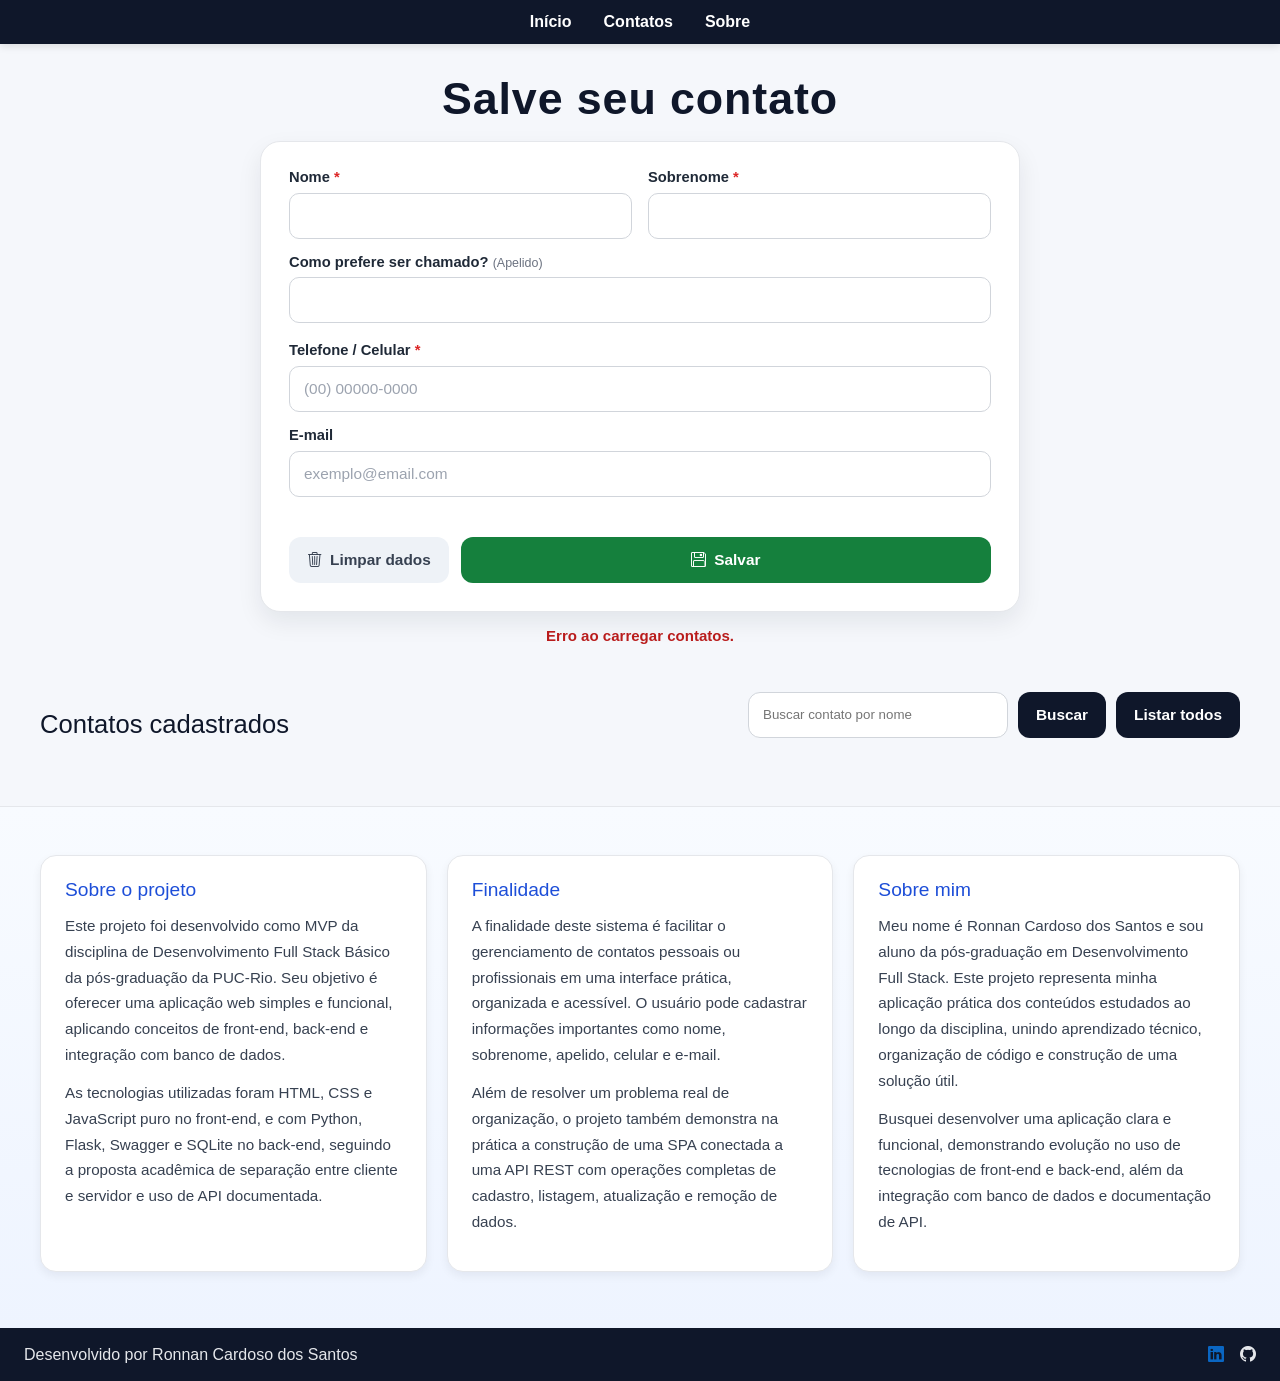
<file: index.html>
<!doctype html>
<html lang="pt-br">
  <head>
    <meta charset="UTF-8" />
    <meta name="viewport" content="width=device-width, initial-scale=1.0" />
    <title>MVP1 - PUCRIO</title>
    <!-- Biblioteca de icones -->
    <link
      rel="stylesheet"
      href="https://cdn.jsdelivr.net/npm/bootstrap-icons@1.11.3/font/bootstrap-icons.css"
      integrity="sha384-tViUnnbYAV00FLIhhi3v/dWt3Jxw4gZQcNoSCxCIFNJVCx7/D55/wXsrNIRANwdD"
      crossorigin="anonymous"
    />
    <!-- Arquivo de estilo -->
    <link rel="stylesheet" href="./src/styles/styles.css" />
  </head>
  <body>
    <!-- Cabeçalho -->
    <header class="cabecalho">
      <nav class="menu-navegacao" aria-label="Navegação principal">
        <ul class="menu-lista">
          <li><a href="#inicio" class="menu-link">Início</a></li>
          <li><a href="#contatos" class="menu-link">Contatos</a></li>
          <li><a href="#sobre" class="menu-link">Sobre</a></li>
        </ul>
      </nav>
    </header>
    <!-- fim do Cabeçalho -->
    <main>
      <!-- inicio container -->
      <div class="container">
        <h1 class="title">Salve seu contato</h1>

        <form id="form-cadastro" class="form-cadastro">
          <!-- Grupo: Identificação -->
          <fieldset class="form-grupo">
            <legend class="sr-only">Dados Pessoais</legend>

            <div class="linha-dupla">
              <div class="campo">
                <label for="Nome"
                  >Nome
                  <span class="obrigatorio" aria-hidden="true">*</span></label
                >
                <input
                  type="text"
                  name="nome"
                  id="nome"
                  required
                  autocomplete="given-name"
                />
              </div>

              <div class="campo">
                <label for="Sobrenome"
                  >Sobrenome
                  <span class="obrigatorio" aria-hidden="true">*</span></label
                >
                <input
                  type="text"
                  name="sobrenome"
                  id="sobrenome"
                  required
                  autocomplete="family-name"
                />
              </div>
            </div>

            <div class="campo">
              <label for="Apelido"
                >Como prefere ser chamado?
                <span class="opcional">(Apelido)</span></label
              >
              <input
                type="text"
                name="apelido"
                id="apelido"
                autocomplete="nickname"
              />
            </div>
          </fieldset>

          <!-- Grupo: Contato -->
          <fieldset class="form-grupo">
            <legend class="sr-only">Informações de Contato</legend>

            <div class="campo">
              <label for="Celular"
                >Telefone / Celular
                <span class="obrigatorio" aria-hidden="true">*</span></label
              >

              <input
                type="tel"
                name="celular"
                id="celular"
                placeholder="(00) 00000-0000"
                maxlength="15"
                required
                autocomplete="tel"
              />
            </div>

            <div class="campo">
              <label for="Email">E-mail</label>
              <input
                type="email"
                name="email"
                id="email"
                placeholder="exemplo@email.com"
                autocomplete="email"
              />
            </div>

            <div class="campo">
              <input type="hidden" id="contato-id" readonly />
            </div>
          </fieldset>

          <!-- Ações do Formulário -->
          <div class="form-acoes">
            <!-- Botão Limpar (Esquerda, Secundário) -->
            <button
              type="reset"
              class="btn btn-limpar"
              onclick="btnLimpar(this, event)"
            >
              <i class="bi bi-trash3" aria-hidden="true"></i> Limpar dados
            </button>

            <!-- Botão Cadastrar (Direita, Primário) -->
            <button type="submit" class="btn btn-salvar">
              <i class="bi bi-floppy" aria-hidden="true"></i>Salvar
            </button>
          </div>
        </form>

        <!-- Mensagem/alertas para o usuarioa -->
        <p id="mensagem" class="mensagem-status" aria-live="polite"></p>
      </div>
      <!-- fim container -->

      <!-- inicio listagem dos contatos -->
      <section id="contatos" class="secao-contatos">
        <div class="cabecalho-secao">
          <h2>Contatos cadastrados</h2>
          <div class="acoes-busca">
            <input
              type="text"
              id="filtro-nome"
              placeholder="Buscar contato por nome"
            />
            <button type="button" id="btn-buscar" class="btn">Buscar</button>
            <button type="button" id="btn-listar" class="btn">
              Listar todos
            </button>
          </div>
        </div>

        <div id="lista-contatos" class="lista-contatos"></div>
      </section>
    </main>
    <section id="sobre" class="secao-sobre">
      <div class="sobre-container">
        <div class="sobre-card">
          <h2>Sobre o projeto</h2>
          <p>
            Este projeto foi desenvolvido como MVP da disciplina de
            Desenvolvimento Full Stack Básico da pós-graduação da PUC-Rio. Seu
            objetivo é oferecer uma aplicação web simples e funcional, aplicando
            conceitos de front-end, back-end e integração com banco de dados.
          </p>
          <p>
            As tecnologias utilizadas foram HTML, CSS e JavaScript puro no
            front-end, e com Python, Flask, Swagger e SQLite no back-end,
            seguindo a proposta acadêmica de separação entre cliente e servidor
            e uso de API documentada.
          </p>
        </div>

        <div class="sobre-card">
          <h2>Finalidade</h2>
          <p>
            A finalidade deste sistema é facilitar o gerenciamento de contatos
            pessoais ou profissionais em uma interface prática, organizada e
            acessível. O usuário pode cadastrar informações importantes como
            nome, sobrenome, apelido, celular e e-mail.
          </p>
          <p>
            Além de resolver um problema real de organização, o projeto também
            demonstra na prática a construção de uma SPA conectada a uma API
            REST com operações completas de cadastro, listagem, atualização e
            remoção de dados.
          </p>
        </div>

        <div class="sobre-card">
          <h2>Sobre mim</h2>
          <p>
            Meu nome é Ronnan Cardoso dos Santos e sou aluno da pós-graduação em
            Desenvolvimento Full Stack. Este projeto representa minha aplicação
            prática dos conteúdos estudados ao longo da disciplina, unindo
            aprendizado técnico, organização de código e construção de uma
            solução útil.
          </p>
          <p>
            Busquei desenvolver uma aplicação clara e funcional, demonstrando
            evolução no uso de tecnologias de front-end e back-end, além da
            integração com banco de dados e documentação de API.
          </p>
        </div>
      </div>
    </section>
    <!-- Rodape -->
    <footer>
      <div class="footer-left">Desenvolvido por Ronnan Cardoso dos Santos</div>
      <div class="footer-right">
        <a
          href="https://www.linkedin.com/in/ronnan-santos/"
          target="_blank"
          rel="noopener noreferrer"
          ><i class="bi bi-linkedin" style="color: #0a66c2"></i
        ></a>
        <a
          href="https://github.com/ronnansants"
          target="_blank"
          rel="noopener noreferrer"
          ><i class="bi bi-github"></i>
        </a>
      </div>
    </footer>
    <!-- Fim do Rodape -->
    <div id="modal-excluir" class="modal hidden" aria-hidden="true">
      <div class="modal-backdrop"></div>
      <div
        class="modal-box"
        role="dialog"
        aria-modal="true"
        aria-labelledby="modal-titulo"
      >
        <h3 id="modal-titulo">Confirmar exclusão</h3>
        <p id="modal-texto">Tem certeza que deseja excluir este contato?</p>
        <div class="modal-acoes">
          <button
            type="button"
            id="btn-cancelar-exclusao"
            class="btn btn-limpar"
          >
            Cancelar
          </button>
          <button
            type="button"
            id="btn-confirmar-exclusao"
            class="btn btn-excluir"
          >
            Excluir
          </button>
        </div>
      </div>
    </div>
    <!-- Script geral -->
    <script type="module" src="./src/scripts/index.js"></script>
  </body>
</html>
</file>
<file: src/styles/styles.css>
@import url("./reset.css");

:root {
  --bg: #f5f7fb;
  --surface: #ffffff;
  --surface-soft: #f8fafc;
  --text: #1f2937;
  --text-soft: #6b7280;
  --border: #e5e7eb;
  --primary: #2563eb;
  --primary-dark: #1d4ed8;
  --success: #15803d;
  --success-dark: #166534;
  --danger: #dc2626;
  --danger-dark: #b91c1c;
  --shadow-sm: 0 4px 10px rgba(15, 23, 42, 0.06);
  --shadow-md: 0 10px 24px rgba(15, 23, 42, 0.08);
  --radius-sm: 10px;
  --radius-md: 16px;
  --radius-lg: 20px;
  --container: 1200px;
}

* {
  box-sizing: border-box;
}

html {
  scroll-behavior: smooth;
}

body {
  margin: 0;
  min-height: 100vh;
  display: flex;
  flex-direction: column;
  font-family: Inter, Verdana, Geneva, Tahoma, sans-serif;
  background: var(--bg);
  color: var(--text);
}

main {
  flex: 1;
  width: 100%;
}

.container {
  width: min(100% - 32px, 760px);
  margin: 32px auto 0;
}

.cabecalho {
  background: #0f172a;
  color: #fff;
  padding: 14px 24px;
  box-shadow: 0 2px 8px rgba(0, 0, 0, 0.12);
}

.menu-navegacao {
  max-width: var(--container);
  margin: 0 auto;
}

.menu-lista {
  list-style: none;
  margin: 0;
  padding: 0;
  display: flex;
  justify-content: center;
  gap: 28px;
}

.menu-link {
  color: #fff;
  text-decoration: none;
  font-size: 1rem;
  font-weight: 600;
  padding: 8px 2px;
  border-bottom: 2px solid transparent;
  transition:
    color 0.2s ease,
    border-color 0.2s ease;
}

.menu-link:hover,
.menu-link:focus-visible {
  color: #93c5fd;
  border-bottom-color: #93c5fd;
  outline: none;
}

.title {
  margin: 0 0 20px;
  text-align: center;
  font-size: clamp(2rem, 4vw, 2.8rem);
  font-weight: 800;
  letter-spacing: 0.02em;
  color: #0f172a;
}

.form-cadastro {
  display: flex;
  flex-direction: column;
  gap: 20px;
  background: var(--surface);
  border: 1px solid var(--border);
  border-radius: var(--radius-lg);
  box-shadow: var(--shadow-md);
  padding: 28px;
}

.form-grupo {
  margin: 0;
  padding: 0;
  border: none;
  display: flex;
  flex-direction: column;
  gap: 16px;
}

.sr-only {
  position: absolute;
  width: 1px;
  height: 1px;
  padding: 0;
  margin: -1px;
  overflow: hidden;
  clip: rect(0, 0, 0, 0);
  border: 0;
}

.linha-dupla {
  display: grid;
  grid-template-columns: 1fr 1fr;
  gap: 16px;
}

.campo {
  display: flex;
  flex-direction: column;
  gap: 8px;
}

.campo label {
  font-size: 0.92rem;
  font-weight: 700;
  color: var(--text);
}

.obrigatorio {
  color: var(--danger);
}

.opcional {
  font-size: 0.78rem;
  font-weight: 500;
  color: var(--text-soft);
}

.campo input {
  width: 100%;
  min-height: 46px;
  padding: 12px 14px;
  border: 1px solid #d1d5db;
  border-radius: var(--radius-sm);
  background: #fff;
  color: var(--text);
  font-size: 0.96rem;
  transition:
    border-color 0.2s ease,
    box-shadow 0.2s ease;
}

.campo input::placeholder {
  color: #9ca3af;
}

.campo input:focus {
  outline: none;
  border-color: var(--primary);
  box-shadow: 0 0 0 4px rgba(37, 99, 235, 0.14);
}

.form-acoes {
  display: flex;
  gap: 12px;
  margin-top: 4px;
}

.btn,
.btn-small {
  border: none;
  cursor: pointer;
  font-weight: 700;
  transition:
    background-color 0.2s ease,
    box-shadow 0.2s ease,
    opacity 0.2s ease;
}

.btn {
  min-height: 46px;
  padding: 12px 18px;
  border-radius: 12px;
  display: inline-flex;
  align-items: center;
  justify-content: center;
  gap: 8px;
  font-size: 0.96rem;
  text-decoration: none;
}

.btn-small {
  min-height: 38px;
  padding: 8px 14px;
  border-radius: 10px;
  font-size: 0.84rem;
}

.btn:hover,
.btn-small:hover {
  box-shadow: var(--shadow-sm);
}

.btn-salvar {
  flex: 1;
  background: var(--success);
  color: #fff;
}

.btn-salvar:hover {
  background: var(--success-dark);
}

.btn-limpar {
  background: #eef2f7;
  color: #374151;
}

.btn-limpar:hover {
  background: #e5e7eb;
}

.btn-editar {
  flex: 1;
  background: #eff6ff;
  color: var(--primary-dark);
  border: 1px solid #bfdbfe;
}

.btn-editar:hover {
  background: #dbeafe;
}

.btn-excluir {
  flex: 1;
  background: #fef2f2;
  color: var(--danger-dark);
  border: 1px solid #fecaca;
}

.btn-excluir:hover {
  background: #fee2e2;
}

.mensagem-status {
  width: min(100% - 32px, 760px);
  margin: 16px auto 0;
  min-height: 24px;
  text-align: center;
  font-size: 0.94rem;
  font-weight: 600;
  color: var(--text-soft);
}

.mensagem-status.sucesso {
  color: var(--success-dark);
}

.mensagem-status.erro {
  color: var(--danger-dark);
}

.secao-contatos {
  width: min(100% - 32px, var(--container));
  margin: 40px auto 0;
}

.cabecalho-secao {
  display: flex;
  flex-wrap: wrap;
  justify-content: space-between;
  align-items: end;
  gap: 16px;
  margin-bottom: 20px;
}

.cabecalho-secao h2 {
  margin: 0;
  font-size: 1.6rem;
  color: #0f172a;
}

.acoes-busca {
  display: flex;
  flex-wrap: wrap;
  gap: 10px;
}

.acoes-busca input {
  min-width: 260px;
  min-height: 44px;
  padding: 10px 14px;
  border: 1px solid #d1d5db;
  border-radius: 12px;
  background: #fff;
}

.acoes-busca input:focus {
  outline: none;
  border-color: var(--primary);
  box-shadow: 0 0 0 4px rgba(37, 99, 235, 0.14);
}

#btn-buscar,
#btn-listar {
  background: #0f172a;
  color: #fff;
}

#btn-buscar:hover,
#btn-listar:hover {
  background: #1e293b;
}

.lista-contatos {
  display: grid;
  grid-template-columns: repeat(auto-fit, minmax(230px, 1fr));
  gap: 18px;
}

.card {
  display: flex;
  flex-direction: column;
  justify-content: space-between;
  min-height: 210px;
  background: var(--surface);
  border: 1px solid var(--border);
  border-radius: var(--radius-md);
  box-shadow: var(--shadow-sm);
}

.card-body {
  padding: 18px 18px 14px;
}

.card-body h3 {
  margin: 0 0 14px;
  padding-bottom: 10px;
  border-bottom: 1px solid #eef2f7;
  font-size: 1rem;
  line-height: 1.4;
  text-align: center;
  color: #0f172a;
}

.card-body p {
  margin: 8px 0;
  font-size: 0.92rem;
  line-height: 1.5;
  color: #4b5563;
  word-break: break-word;
}

.card-body strong {
  color: #111827;
}

.card-bottom {
  display: flex;
  gap: 10px;
  padding: 14px 18px 18px;
  border-top: 1px solid #eef2f7;
  background: var(--surface-soft);
}

.sem-contatos {
  grid-column: 1 / -1;
  margin: 0;
  padding: 24px;
  text-align: center;
  border: 1px dashed #cbd5e1;
  border-radius: var(--radius-md);
  background: #fff;
  color: var(--text-soft);
}

.secao-sobre {
  margin-top: 48px;
  padding: 48px 16px 56px;
  background: linear-gradient(180deg, #f8fbff 0%, #eef4ff 100%);
  border-top: 1px solid #e5e7eb;
}

.sobre-container {
  width: min(100%, var(--container));
  margin: 0 auto;
  display: grid;
  grid-template-columns: repeat(3, 1fr);
  gap: 20px;
}

.sobre-card {
  background: var(--surface);
  border: 1px solid var(--border);
  border-radius: var(--radius-md);
  padding: 24px;
  box-shadow: var(--shadow-sm);
}

.sobre-card h2 {
  margin: 0 0 14px;
  font-size: 1.2rem;
  color: var(--primary-dark);
}

.sobre-card p {
  margin: 0 0 12px;
  color: #374151;
  line-height: 1.7;
  font-size: 0.95rem;
}

footer {
  background: #0f172a;
  color: #e5e7eb;
  margin-top: 0;
  padding: 18px 24px;
}

.footer-left,
.footer-right {
  width: min(100%, var(--container));
  margin: 0 auto;
}

footer {
  display: flex;
  justify-content: space-between;
  align-items: center;
  gap: 12px;
  flex-wrap: wrap;
}

.footer-left {
  flex: 1;
  text-align: left;
}

.footer-right {
  display: flex;
  justify-content: flex-end;
  gap: 16px;
  flex: 1;
}

.footer-right a,
footer a {
  color: inherit;
  text-decoration: none;
}

.footer-right a:hover {
  color: #93c5fd;
}

@media (max-width: 992px) {
  .sobre-container {
    grid-template-columns: 1fr;
  }

  .lista-contatos {
    grid-template-columns: repeat(2, minmax(0, 1fr));
  }
}

@media (max-width: 768px) {
  .container,
  .secao-contatos,
  .mensagem-status {
    width: min(100% - 24px, 100%);
  }

  .linha-dupla {
    grid-template-columns: 1fr;
  }

  .cabecalho-secao {
    align-items: stretch;
  }

  .acoes-busca {
    width: 100%;
  }

  .acoes-busca input,
  #btn-buscar,
  #btn-listar {
    width: 100%;
  }

  .form-acoes {
    flex-direction: column;
  }

  .btn-salvar,
  .btn-limpar {
    width: 100%;
    max-width: none;
  }

  .lista-contatos {
    grid-template-columns: 1fr;
  }

  footer {
    flex-direction: column;
    align-items: flex-start;
  }

  .footer-right {
    justify-content: flex-start;
  }
}
.modal.hidden {
  display: none;
}

.modal {
  position: fixed;
  inset: 0;
  z-index: 9999;
}

.modal-backdrop {
  position: absolute;
  inset: 0;
  background: rgba(15, 23, 42, 0.55);
}

.modal-box {
  position: relative;
  z-index: 2;
  width: min(100% - 32px, 420px);
  margin: 10vh auto 0;
  background: #ffffff;
  border-radius: 16px;
  padding: 24px;
  box-shadow: 0 18px 40px rgba(0, 0, 0, 0.18);
}

.modal-box h3 {
  margin: 0 0 12px;
  color: #111827;
}

.modal-box p {
  margin: 0 0 20px;
  color: #4b5563;
  line-height: 1.5;
}

.modal-acoes {
  display: flex;
  justify-content: flex-end;
  gap: 12px;
}
</file>
